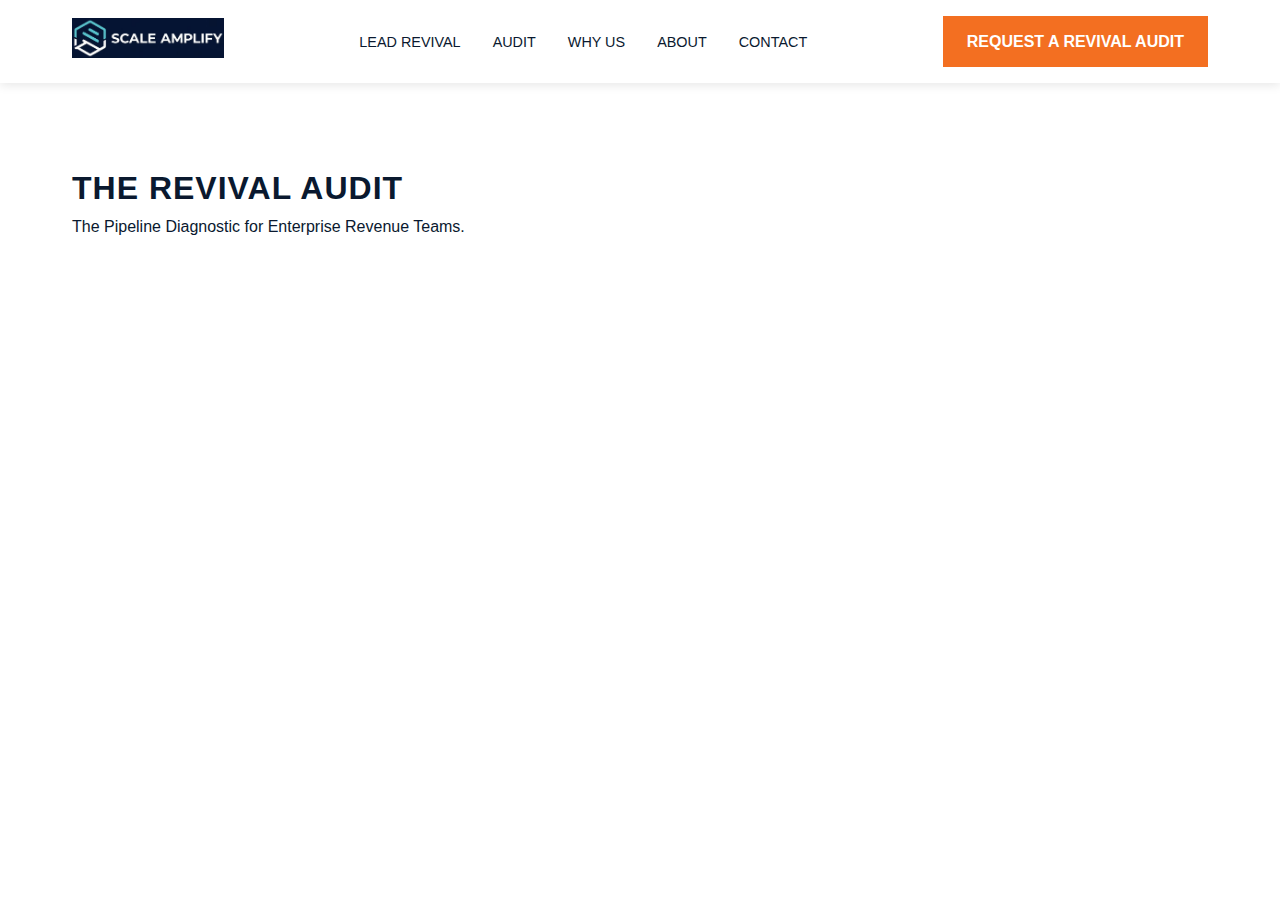
<file: index.html>
<!DOCTYPE html>
<html lang="en">
<head>
    <meta charset="UTF-8">
    <meta http-equiv="X-UA-Compatible" content="IE=edge">
    <meta name="viewport" content="width=device-width, initial-scale=1.0">
    <meta name="robots" content="index, follow">
    <title>Revival Audit | Scale Amplify</title>
    <link rel="canonical" href="https://scaleamplify.com/">
    <link rel="stylesheet" href="assets/css/styles.css">
</head>
<body>
    <header>
        <div class="container">
            <nav>
                <a href="index.html" class="logo"><img src="assets/images/logo.png" alt="Scale Amplify Logo"></a>
                <ul class="nav-links">
                    <li><a href="how-we-revive-dead-leads.html">Lead Revival</a></li>
                    <li><a href="revival-audit.html">Audit</a></li>
                    <li><a href="why-scale-amplify.html">Why Us</a></li>
                    <li><a href="about-scale-amplify.html">About</a></li>
                    <li><a href="contact-us.html">Contact</a></li>
                </ul>
                <a href="#" class="btn revival-audit-cta">Request a Revival Audit</a>
            </nav>
        </div>
    </header>
    <main>
        <section>
            <div class="container">
                <h1>The Revival Audit</h1>
                <p>The Pipeline Diagnostic for Enterprise Revenue Teams.</p>
            </div>
        </section>
    </main>
    <script src="assets/js/script.js"></script>
</body>
</html>
</file>
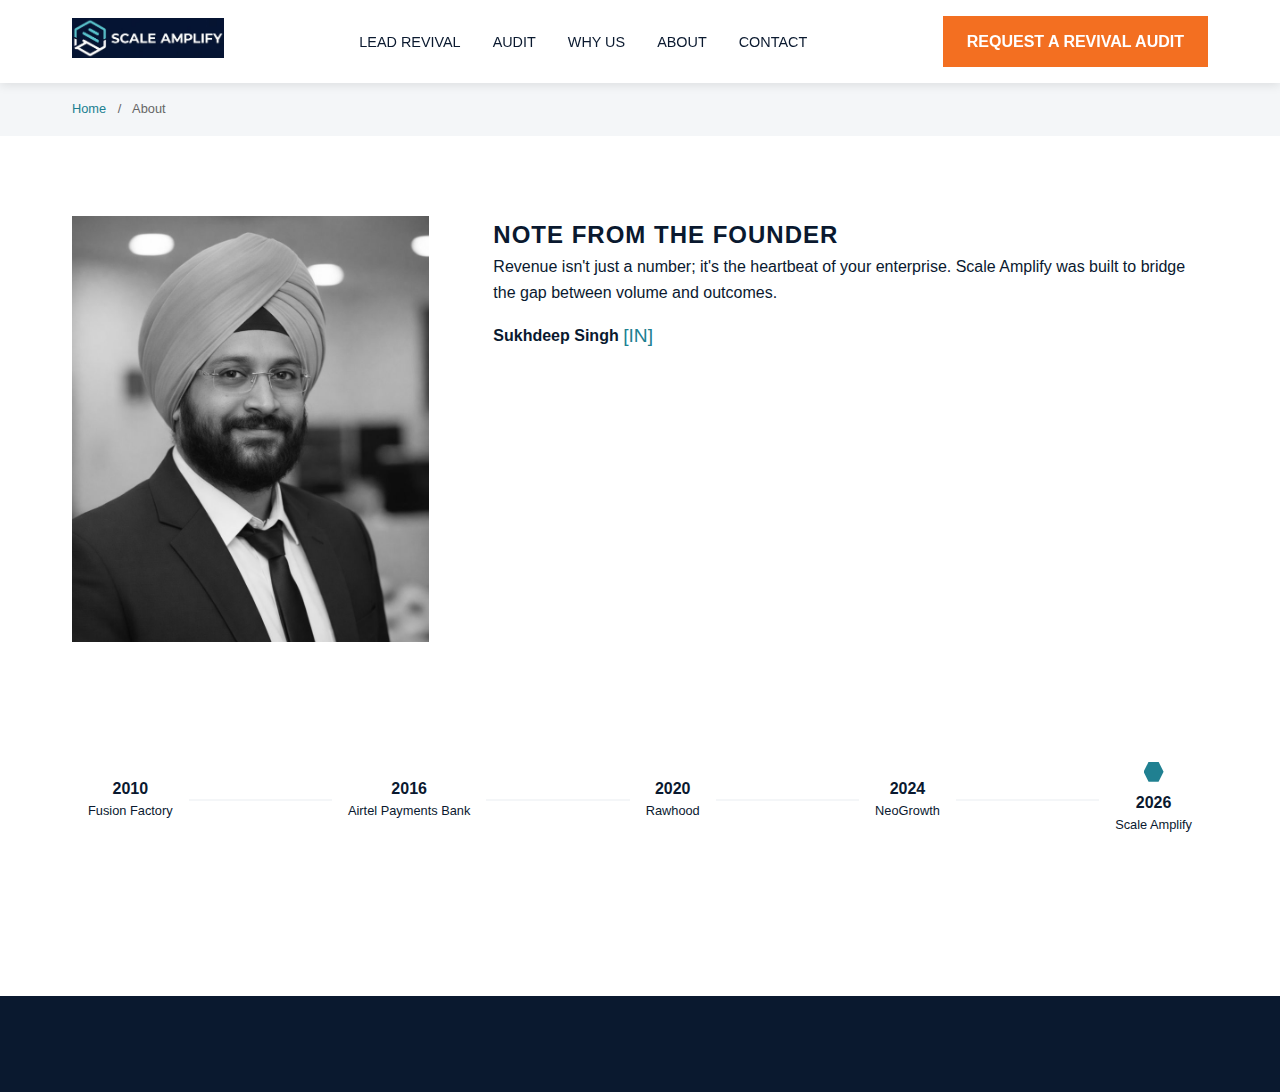
<file: about-scale-amplify.html>
<!DOCTYPE html>
<html lang="en">
<head>
    <meta charset="UTF-8">
    <meta http-equiv="X-UA-Compatible" content="IE=edge">
    <meta name="viewport" content="width=device-width, initial-scale=1.0">
    <meta name="robots" content="index, follow">
    <title>About | Scale Amplify</title>
    <link rel="canonical" href="https://scaleamplify.com/about-scale-amplify">
    <link rel="stylesheet" href="assets/css/styles.css">
    <link href="https://assets.calendly.com/assets/external/widget.css" rel="stylesheet">
    <script src="https://assets.calendly.com/assets/external/widget.js" type="text/javascript" async></script>
</head>
<body>
    <header>
        <div class="container">
            <nav>
                <a href="index.html" class="logo"><img src="assets/images/logo.png" alt="Scale Amplify Logo"></a>
                <ul class="nav-links">
                    <li><a href="how-we-revive-dead-leads.html">Lead Revival</a></li>
                    <li><a href="revival-audit.html">Audit</a></li>
                    <li><a href="why-scale-amplify.html">Why Us</a></li>
                    <li><a href="about-scale-amplify.html">About</a></li>
                    <li><a href="contact-us.html">Contact</a></li>
                </ul>
                <a href="#" class="btn revival-audit-cta">Request a Revival Audit</a>
            </nav>
        </div>
    </header>

    <div class="breadcrumbs">
        <div class="container">
            <a href="index.html">Home</a> <span>/</span> About
        </div>
    </div>

    <main>
        <section>
            <div class="container">
                <div style="display: flex; gap: 4rem; align-items: flex-start;">
                    <div style="flex: 1;">
                        <img src="assets/images/founder.png" alt="Founder Portrait" style="width: 100%; filter: grayscale(100%);">
                    </div>
                    <div style="flex: 2;">
                        <h2>Note from the Founder</h2>
                        <p>Revenue isn't just a number; it's the heartbeat of your enterprise. Scale Amplify was built to bridge the gap between volume and outcomes.</p>
                        <div style="margin-top: 1rem;">
                            <strong>Sukhdeep Singh</strong> <a href="https://linkedin.com/in/sukhdeep-scaleamplify" target="_blank" rel="noopener noreferrer" style="color: var(--teal); font-size: 1.2rem; vertical-align: middle;">[IN]</a>
                        </div>
                    </div>
                </div>

                <div class="timeline">
                    <div class="timeline-node">
                        <span class="year">2010</span>
                        <span class="event">Fusion Factory</span>
                    </div>
                    <div class="timeline-node">
                        <span class="year">2016</span>
                        <span class="event">Airtel Payments Bank</span>
                    </div>
                    <div class="timeline-node">
                        <span class="year">2020</span>
                        <span class="event">Rawhood</span>
                    </div>
                    <div class="timeline-node">
                        <span class="year">2024</span>
                        <span class="event">NeoGrowth</span>
                    </div>
                    <div class="timeline-node">
                        <div class="node-2026"></div>
                        <span class="year">2026</span>
                        <span class="event">Scale Amplify</span>
                    </div>
                </div>
            </div>
        </section>
    </main>

    <footer>
        <!-- Footer content same as index.html -->
    </footer>
    <script src="assets/js/script.js"></script>
</body>
</html>
</file>
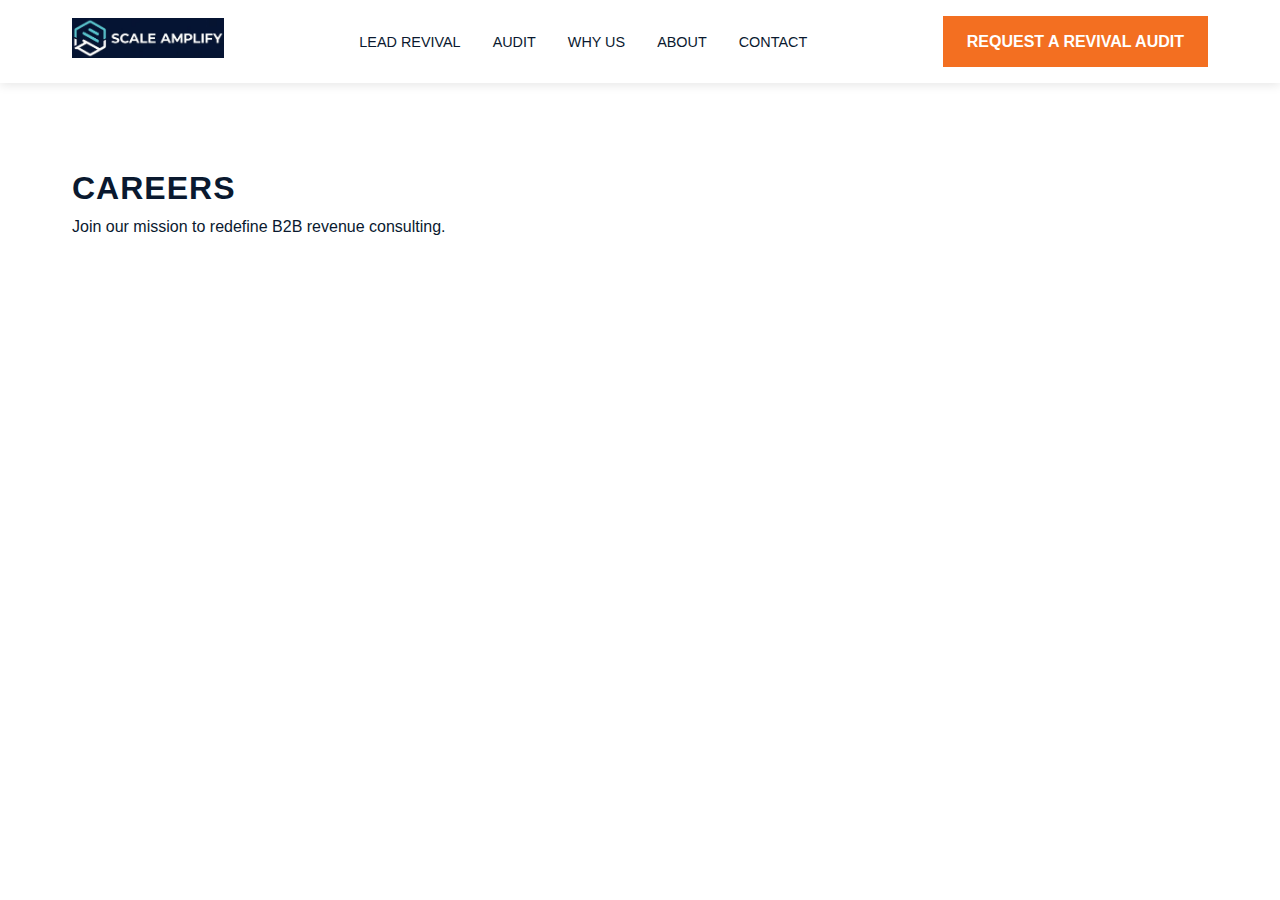
<file: careers.html>
<!DOCTYPE html>
<html lang="en">
<head>
    <meta charset="UTF-8">
    <meta http-equiv="X-UA-Compatible" content="IE=edge">
    <meta name="viewport" content="width=device-width, initial-scale=1.0">
    <meta name="robots" content="index, follow">
    <title>Careers | Scale Amplify</title>
    <link rel="canonical" href="https://scaleamplify.com/careers">
    <link rel="stylesheet" href="assets/css/styles.css">
</head>
<body>
    <header>
        <div class="container">
            <nav>
                <a href="index.html" class="logo"><img src="assets/images/logo.png" alt="Scale Amplify Logo"></a>
                <ul class="nav-links">
                    <li><a href="how-we-revive-dead-leads.html">Lead Revival</a></li>
                    <li><a href="revival-audit.html">Audit</a></li>
                    <li><a href="why-scale-amplify.html">Why Us</a></li>
                    <li><a href="about-scale-amplify.html">About</a></li>
                    <li><a href="contact-us.html">Contact</a></li>
                </ul>
                <a href="#" class="btn revival-audit-cta">Request a Revival Audit</a>
            </nav>
        </div>
    </header>
    <main>
        <section>
            <div class="container">
                <h1>Careers</h1>
                <p>Join our mission to redefine B2B revenue consulting.</p>
            </div>
        </section>
    </main>
    <script src="assets/js/script.js"></script>
</body>
</html>
</file>
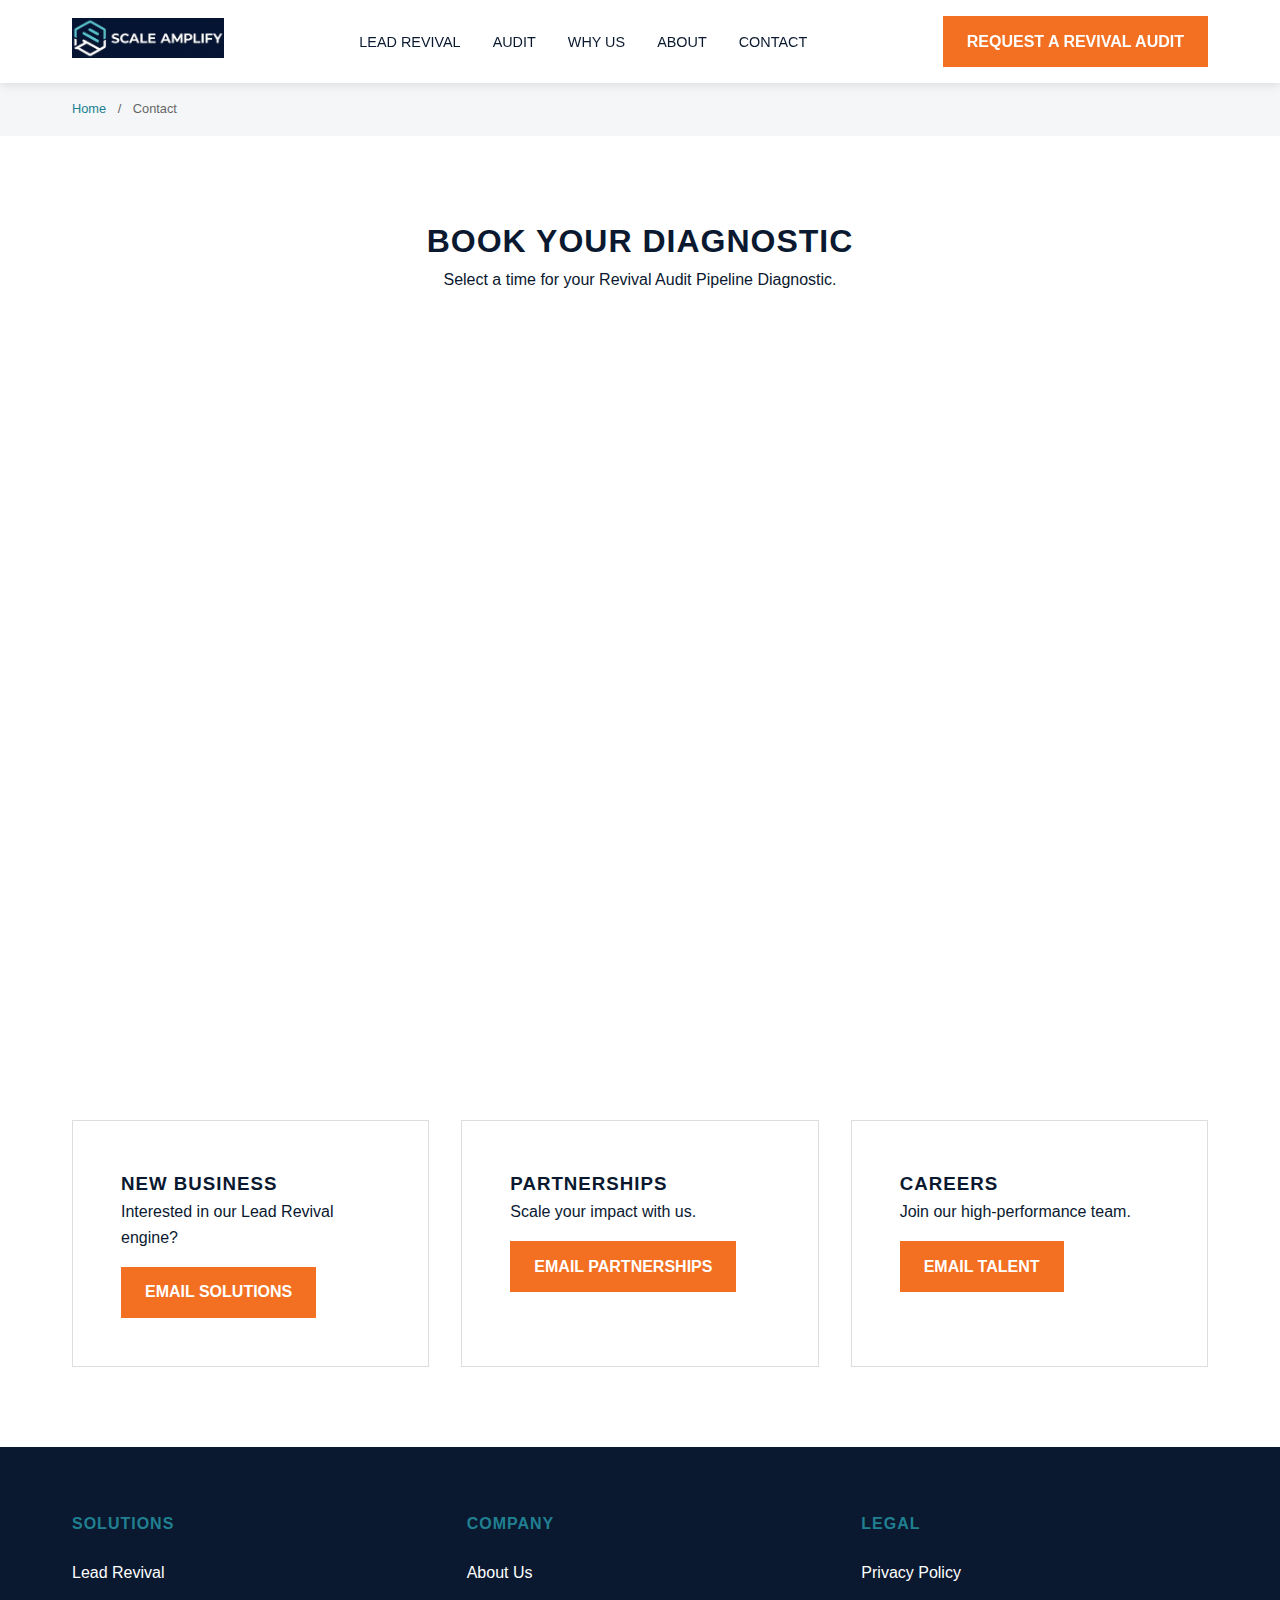
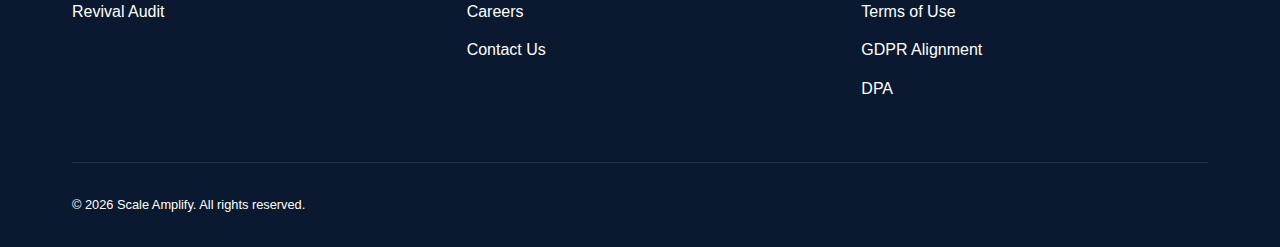
<file: contact-us.html>
<!DOCTYPE html>
<html lang="en">
<head>
    <meta charset="UTF-8">
    <meta http-equiv="X-UA-Compatible" content="IE=edge">
    <meta name="viewport" content="width=device-width, initial-scale=1.0">
    <meta name="robots" content="index, follow">
    <title>Contact Us | Scale Amplify</title>
    <link rel="canonical" href="https://scaleamplify.com/contact-us">
    <link rel="stylesheet" href="assets/css/styles.css">
    <link href="https://assets.calendly.com/assets/external/widget.css" rel="stylesheet">
    <script src="https://assets.calendly.com/assets/external/widget.js" type="text/javascript" async></script>
</head>
<body>
    <header>
        <div class="container">
            <nav>
                <a href="index.html" class="logo"><img src="assets/images/logo.png" alt="Scale Amplify Logo"></a>
                <ul class="nav-links">
                    <li><a href="how-we-revive-dead-leads.html">Lead Revival</a></li>
                    <li><a href="revival-audit.html">Audit</a></li>
                    <li><a href="why-scale-amplify.html">Why Us</a></li>
                    <li><a href="about-scale-amplify.html">About</a></li>
                    <li><a href="contact-us.html">Contact</a></li>
                </ul>
                <a href="#" class="btn revival-audit-cta">Request a Revival Audit</a>
            </nav>
        </div>
    </header>

    <div class="breadcrumbs">
        <div class="container">
            <a href="index.html">Home</a> <span>/</span> Contact
        </div>
    </div>

    <main>
        <section>
            <div class="container">
                <h1 style="text-align: center;">Book Your Diagnostic</h1>
                <p style="text-align: center; margin-bottom: 3rem;">Select a time for your Revival Audit Pipeline Diagnostic.</p>
                
                <!-- Inline Calendly Embed -->
                <div class="calendly-inline-widget" data-url="https://calendly.com/sukhdeep-scaleamplify/the-revival-audit-pipeline-diagnostic" style="min-width:320px;height:700px;"></div>

                <div class="contact-router" style="margin-top: 5rem;">
                    <div class="card">
                        <h3>New Business</h3>
                        <p>Interested in our Lead Revival engine?</p>
                        <a href="mailto:solutions@scaleamplify.com?subject=New%20Business%20Inquiry" class="btn btn-primary" style="margin-top: 1rem;">Email Solutions</a>
                    </div>
                    <div class="card">
                        <h3>Partnerships</h3>
                        <p>Scale your impact with us.</p>
                        <a href="mailto:partners@scaleamplify.com?subject=Partnership%20Proposal" class="btn btn-primary" style="margin-top: 1rem;">Email Partnerships</a>
                    </div>
                    <div class="card">
                        <h3>Careers</h3>
                        <p>Join our high-performance team.</p>
                        <a href="mailto:careers@scaleamplify.com?subject=Career%20Inquiry" class="btn btn-primary" style="margin-top: 1rem;">Email Talent</a>
                    </div>
                </div>
            </div>
        </section>
    </main>

    <footer>
        <div class="container">
            <div class="footer-grid">
                <div class="footer-links">
                    <h4>Solutions</h4>
                    <ul>
                        <li><a href="how-we-revive-dead-leads.html">Lead Revival</a></li>
                        <li><a href="revival-audit.html">Revival Audit</a></li>
                    </ul>
                </div>
                <div class="footer-links">
                    <h4>Company</h4>
                    <ul>
                        <li><a href="about-scale-amplify.html">About Us</a></li>
                        <li><a href="careers.html">Careers</a></li>
                        <li><a href="contact-us.html">Contact Us</a></li>
                    </ul>
                </div>
                <div class="footer-links">
                    <h4>Legal</h4>
                    <ul>
                        <li><a href="privacy-policy.html">Privacy Policy</a></li>
                        <li><a href="terms-of-use.html">Terms of Use</a></li>
                        <li><a href="gdpr-alignment.html">GDPR Alignment</a></li>
                        <li><a href="dpa.html">DPA</a></li>
                    </ul>
                </div>
            </div>
            <div class="footer-bottom">
                <p>&copy; 2026 Scale Amplify. All rights reserved.</p>
            </div>
        </div>
    </footer>
    <script src="assets/js/script.js"></script>
</body>
</html>
</file>
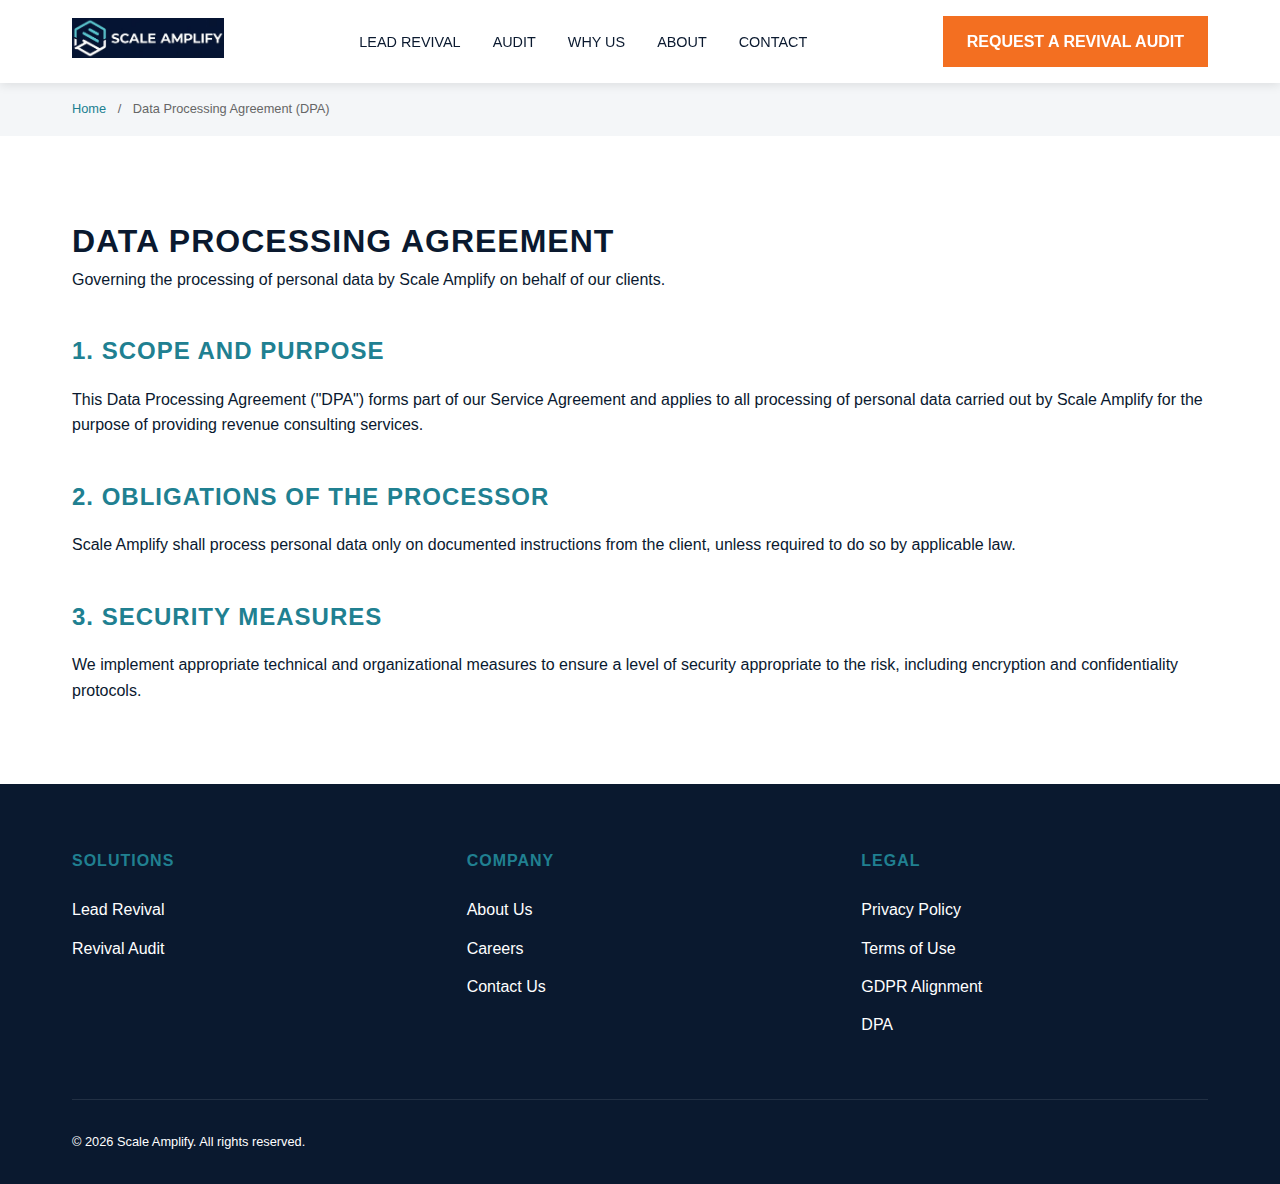
<file: dpa.html>
<!DOCTYPE html>
<html lang="en">
<head>
    <meta charset="UTF-8">
    <meta http-equiv="X-UA-Compatible" content="IE=edge">
    <meta name="viewport" content="width=device-width, initial-scale=1.0">
    <meta name="robots" content="noindex, follow">
    <title>DPA | Scale Amplify</title>
    <link rel="canonical" href="https://scaleamplify.com/dpa">
    <link rel="stylesheet" href="assets/css/styles.css">
    <link href="https://assets.calendly.com/assets/external/widget.css" rel="stylesheet">
    <script src="https://assets.calendly.com/assets/external/widget.js" type="text/javascript" async></script>
</head>
<body>
    <header>
        <div class="container">
            <nav>
                <a href="index.html" class="logo"><img src="assets/images/logo.png" alt="Scale Amplify Logo"></a>
                <ul class="nav-links">
                    <li><a href="how-we-revive-dead-leads.html">Lead Revival</a></li>
                    <li><a href="revival-audit.html">Audit</a></li>
                    <li><a href="why-scale-amplify.html">Why Us</a></li>
                    <li><a href="about-scale-amplify.html">About</a></li>
                    <li><a href="contact-us.html">Contact</a></li>
                </ul>
                <a href="#" class="btn revival-audit-cta">Request a Revival Audit</a>
            </nav>
        </div>
    </header>

    <div class="breadcrumbs">
        <div class="container">
            <a href="index.html">Home</a> <span>/</span> Data Processing Agreement (DPA)
        </div>
    </div>

    <main>
        <section>
            <div class="container">
                <h1>Data Processing Agreement</h1>
                <p>Governing the processing of personal data by Scale Amplify on behalf of our clients.</p>
                <div class="content-block" style="margin-top: 2rem;">
                    <h2>1. Scope and Purpose</h2>
                    <p>This Data Processing Agreement ("DPA") forms part of our Service Agreement and applies to all processing of personal data carried out by Scale Amplify for the purpose of providing revenue consulting services.</p>
                    
                    <h2>2. Obligations of the Processor</h2>
                    <p>Scale Amplify shall process personal data only on documented instructions from the client, unless required to do so by applicable law.</p>
                    
                    <h2>3. Security Measures</h2>
                    <p>We implement appropriate technical and organizational measures to ensure a level of security appropriate to the risk, including encryption and confidentiality protocols.</p>
                </div>
            </div>
        </section>
    </main>

    <footer>
        <div class="container">
            <div class="footer-grid">
                <div class="footer-links">
                    <h4>Solutions</h4>
                    <ul>
                        <li><a href="how-we-revive-dead-leads.html">Lead Revival</a></li>
                        <li><a href="revival-audit.html">Revival Audit</a></li>
                    </ul>
                </div>
                <div class="footer-links">
                    <h4>Company</h4>
                    <ul>
                        <li><a href="about-scale-amplify.html">About Us</a></li>
                        <li><a href="careers.html">Careers</a></li>
                        <li><a href="contact-us.html">Contact Us</a></li>
                    </ul>
                </div>
                <div class="footer-links">
                    <h4>Legal</h4>
                    <ul>
                        <li><a href="privacy-policy.html">Privacy Policy</a></li>
                        <li><a href="terms-of-use.html">Terms of Use</a></li>
                        <li><a href="gdpr-alignment.html">GDPR Alignment</a></li>
                        <li><a href="dpa.html">DPA</a></li>
                    </ul>
                </div>
            </div>
            <div class="footer-bottom">
                <p>&copy; 2026 Scale Amplify. All rights reserved.</p>
            </div>
        </div>
    </footer>
    <script src="assets/js/script.js"></script>
</body>
</html>
</file>
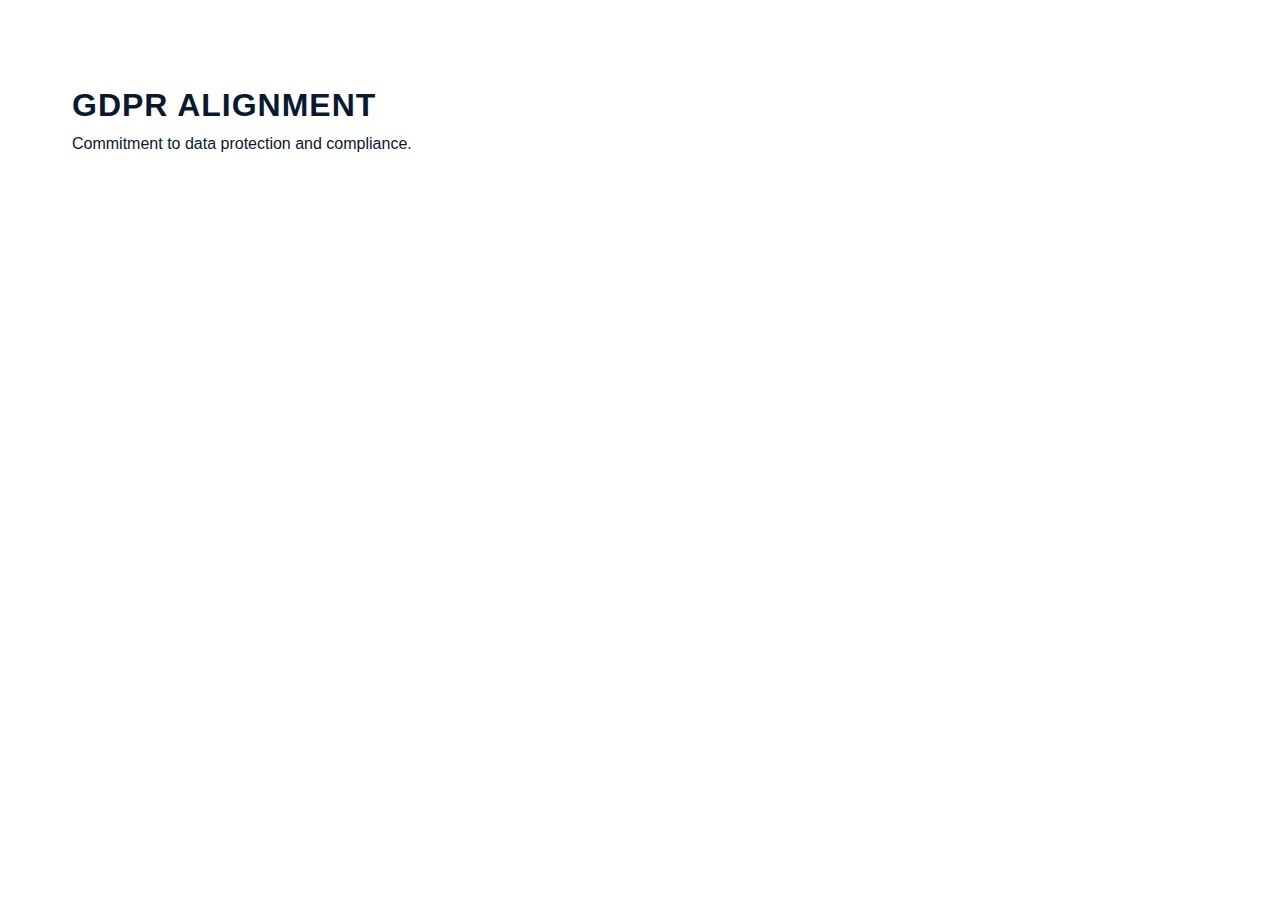
<file: gdpr-alignment.html>
<!DOCTYPE html>
<html lang="en">
<head>
    <meta charset="UTF-8">
    <meta http-equiv="X-UA-Compatible" content="IE=edge">
    <meta name="viewport" content="width=device-width, initial-scale=1.0">
    <meta name="robots" content="noindex, nofollow">
    <title>GDPR Alignment | Scale Amplify</title>
    <link rel="canonical" href="https://scaleamplify.com/gdpr-alignment">
    <link rel="stylesheet" href="assets/css/styles.css">
</head>
<body>
    <main>
        <section>
            <div class="container">
                <h1>GDPR Alignment</h1>
                <p>Commitment to data protection and compliance.</p>
            </div>
        </section>
    </main>
</body>
</html>
</file>
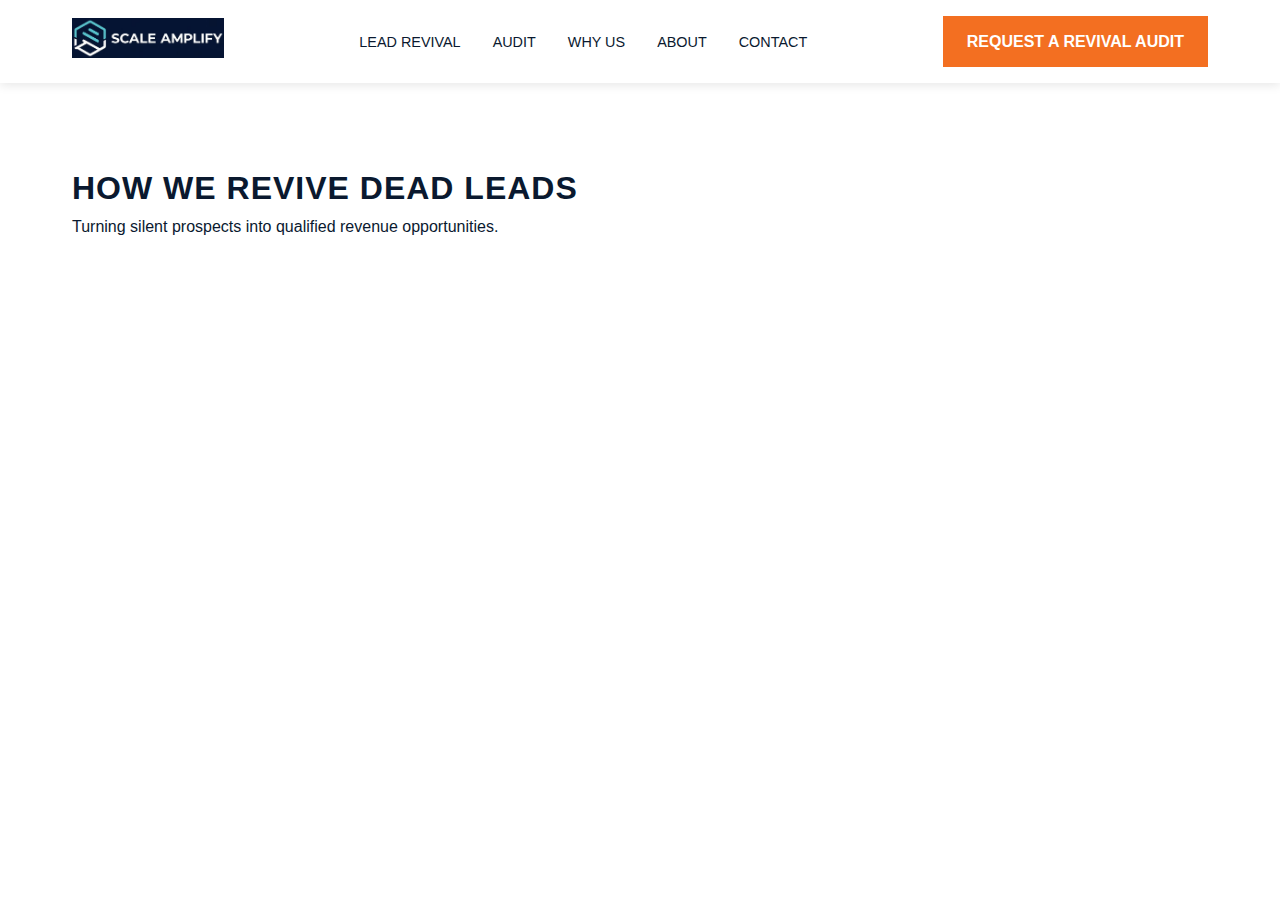
<file: how-we-revive-dead-leads.html>
<!DOCTYPE html>
<html lang="en">
<head>
    <meta charset="UTF-8">
    <meta http-equiv="X-UA-Compatible" content="IE=edge">
    <meta name="viewport" content="width=device-width, initial-scale=1.0">
    <meta name="robots" content="index, follow">
    <title>How We Revive Dead Leads | Scale Amplify</title>
    <link rel="canonical" href="https://scaleamplify.com/how-we-revive-dead-leads">
    <link rel="stylesheet" href="assets/css/styles.css">
</head>
<body>
    <header>
        <div class="container">
            <nav>
                <a href="index.html" class="logo"><img src="assets/images/logo.png" alt="Scale Amplify Logo"></a>
                <ul class="nav-links">
                    <li><a href="how-we-revive-dead-leads.html">Lead Revival</a></li>
                    <li><a href="revival-audit.html">Audit</a></li>
                    <li><a href="why-scale-amplify.html">Why Us</a></li>
                    <li><a href="about-scale-amplify.html">About</a></li>
                    <li><a href="contact-us.html">Contact</a></li>
                </ul>
                <a href="#" class="btn revival-audit-cta">Request a Revival Audit</a>
            </nav>
        </div>
    </header>
    <main>
        <section>
            <div class="container">
                <h1>How We Revive Dead Leads</h1>
                <p>Turning silent prospects into qualified revenue opportunities.</p>
            </div>
        </section>
    </main>
    <script src="assets/js/script.js"></script>
</body>
</html>
</file>
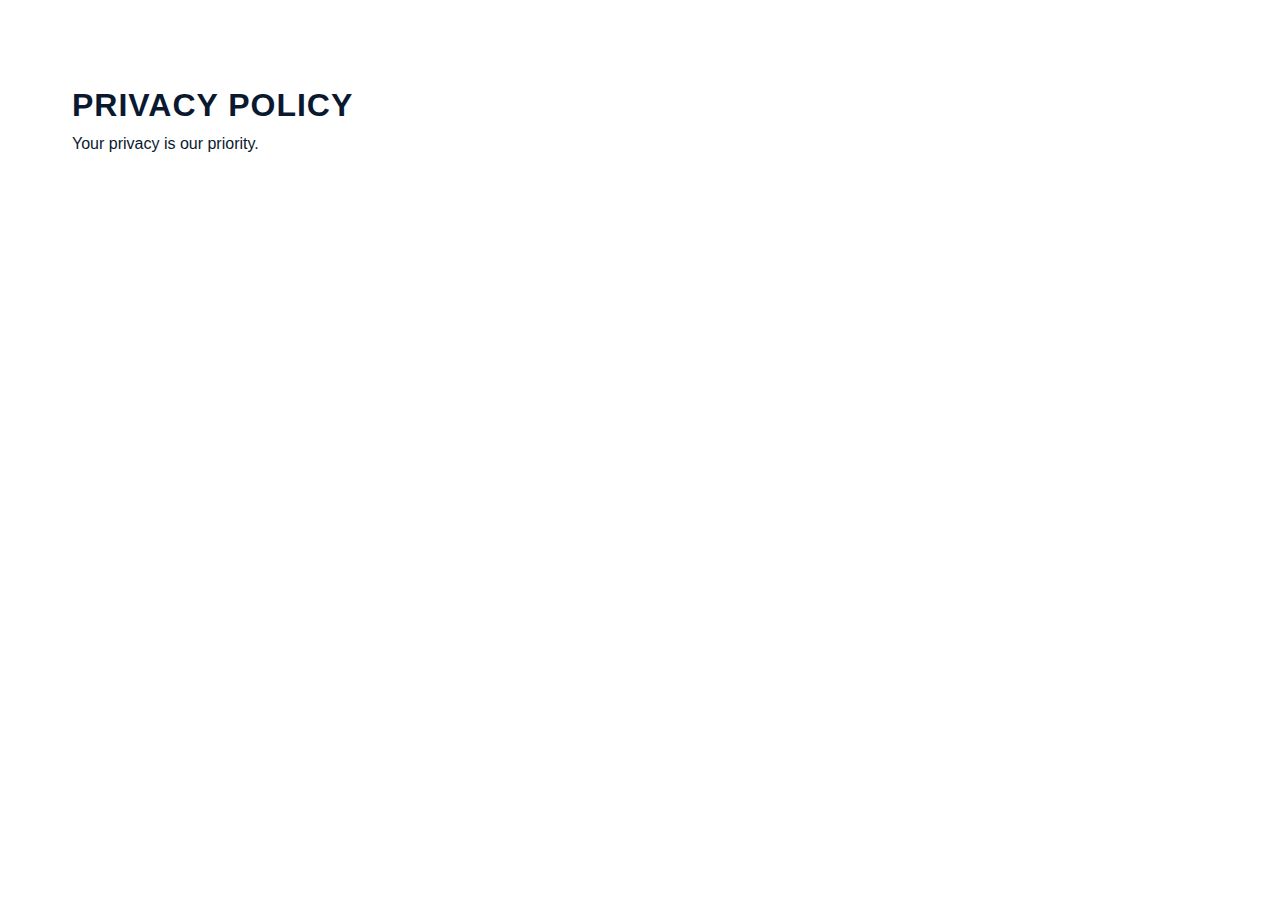
<file: privacy-policy.html>
<!DOCTYPE html>
<html lang="en">
<head>
    <meta charset="UTF-8">
    <meta http-equiv="X-UA-Compatible" content="IE=edge">
    <meta name="viewport" content="width=device-width, initial-scale=1.0">
    <meta name="robots" content="noindex, nofollow">
    <title>Privacy Policy | Scale Amplify</title>
    <link rel="canonical" href="https://scaleamplify.com/privacy-policy">
    <link rel="stylesheet" href="assets/css/styles.css">
</head>
<body>
    <main>
        <section>
            <div class="container">
                <h1>Privacy Policy</h1>
                <p>Your privacy is our priority.</p>
            </div>
        </section>
    </main>
</body>
</html>
</file>
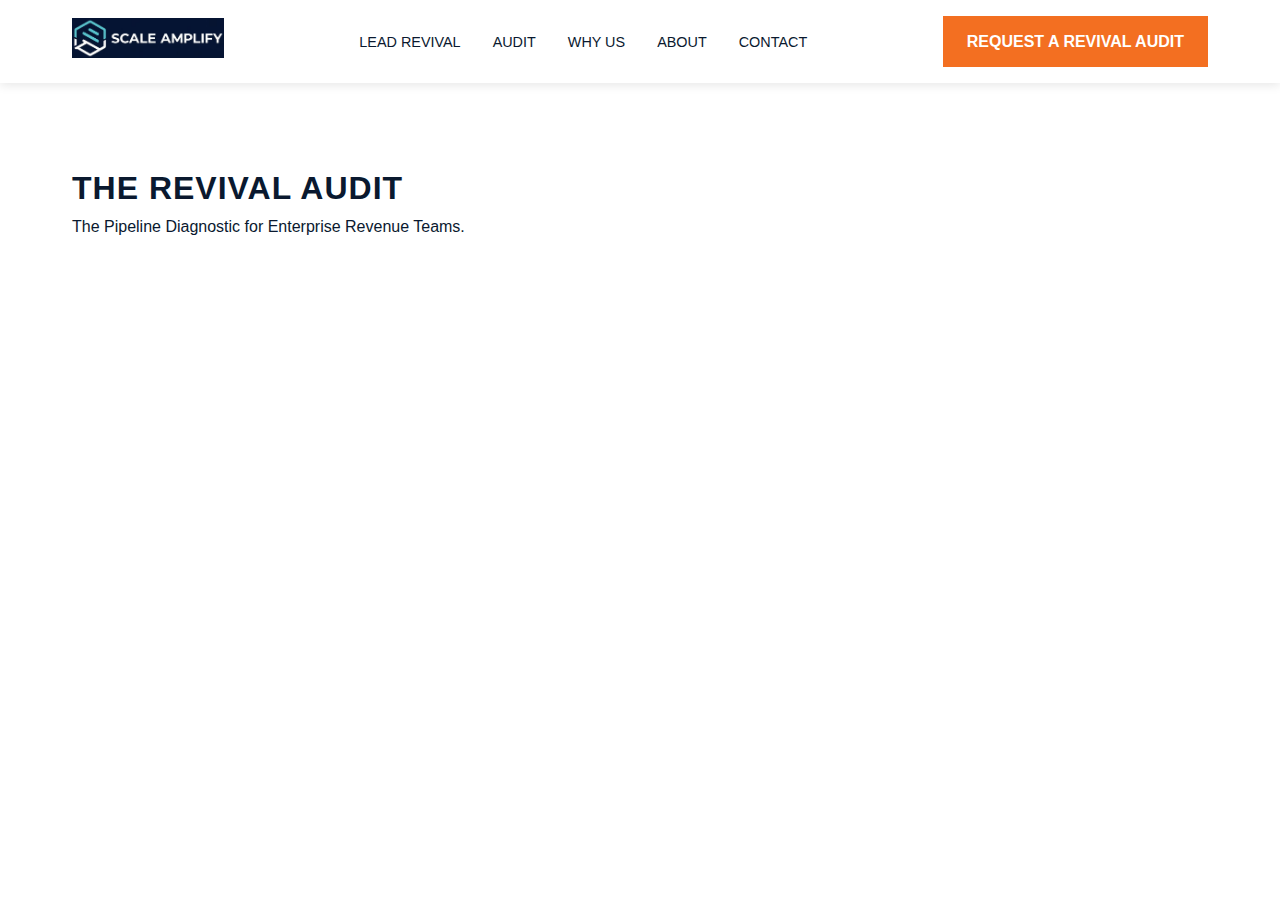
<file: revival-audit.html>
<!DOCTYPE html>
<html lang="en">
<head>
    <meta charset="UTF-8">
    <meta http-equiv="X-UA-Compatible" content="IE=edge">
    <meta name="viewport" content="width=device-width, initial-scale=1.0">
    <meta name="robots" content="index, follow">
    <title>Revival Audit | Scale Amplify</title>
    <link rel="canonical" href="https://scaleamplify.com/revival-audit">
    <link rel="stylesheet" href="assets/css/styles.css">
</head>
<body>
    <header>
        <div class="container">
            <nav>
                <a href="index.html" class="logo"><img src="assets/images/logo.png" alt="Scale Amplify Logo"></a>
                <ul class="nav-links">
                    <li><a href="how-we-revive-dead-leads.html">Lead Revival</a></li>
                    <li><a href="revival-audit.html">Audit</a></li>
                    <li><a href="why-scale-amplify.html">Why Us</a></li>
                    <li><a href="about-scale-amplify.html">About</a></li>
                    <li><a href="contact-us.html">Contact</a></li>
                </ul>
                <a href="#" class="btn revival-audit-cta">Request a Revival Audit</a>
            </nav>
        </div>
    </header>
    <main>
        <section>
            <div class="container">
                <h1>The Revival Audit</h1>
                <p>The Pipeline Diagnostic for Enterprise Revenue Teams.</p>
            </div>
        </section>
    </main>
    <script src="assets/js/script.js"></script>
</body>
</html>
</file>
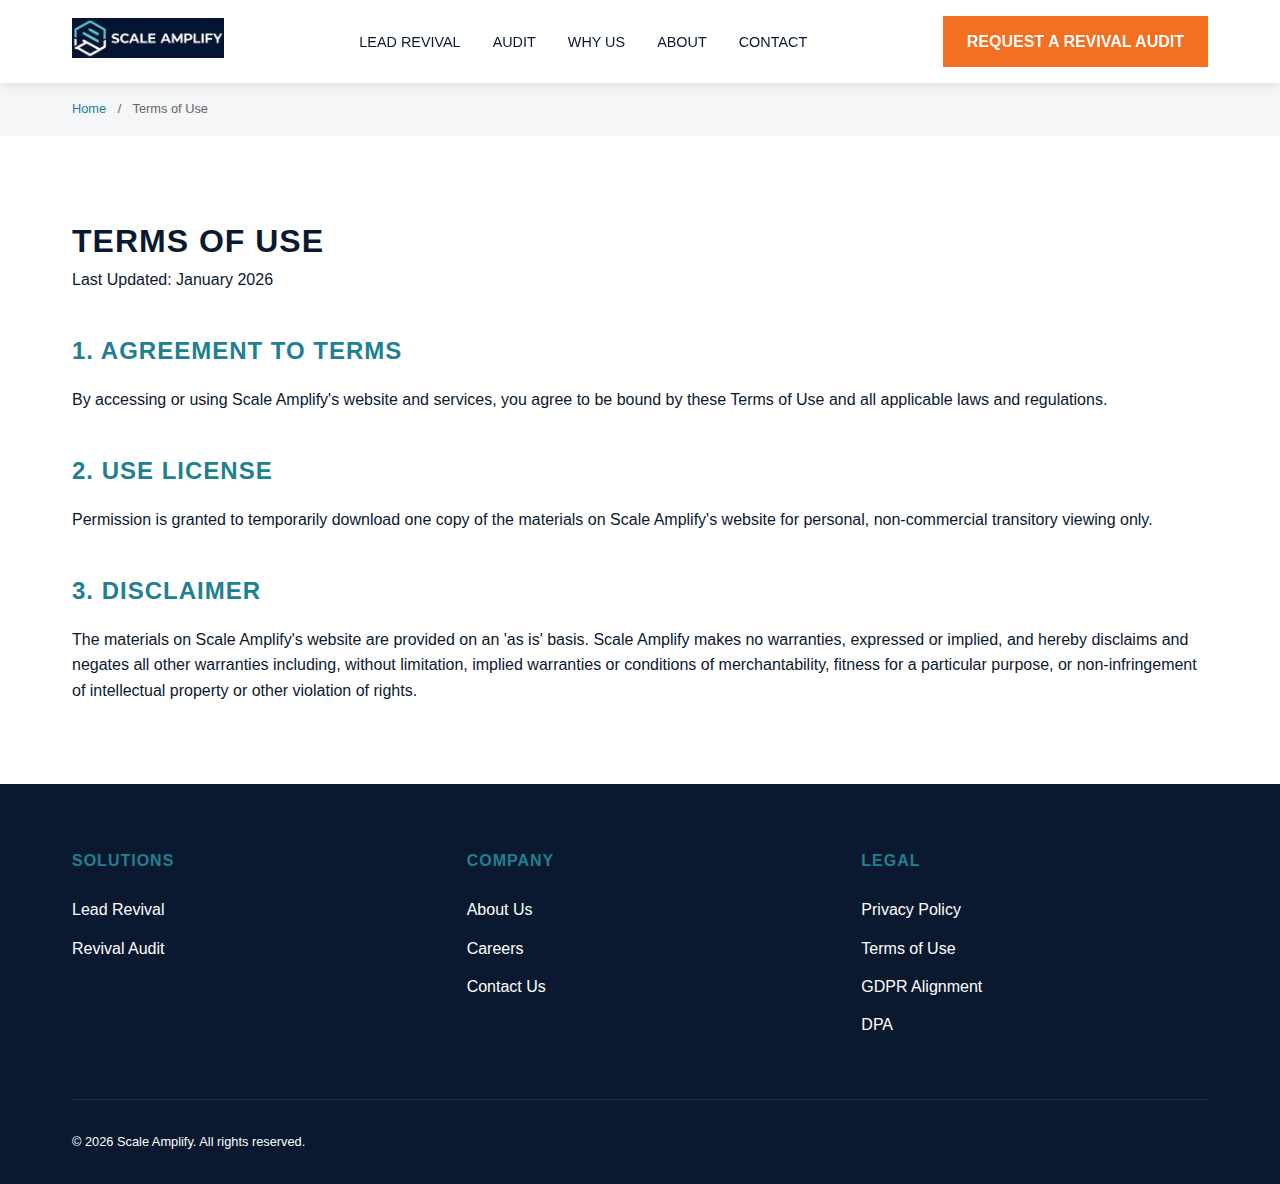
<file: terms-of-use.html>
<!DOCTYPE html>
<html lang="en">
<head>
    <meta charset="UTF-8">
    <meta http-equiv="X-UA-Compatible" content="IE=edge">
    <meta name="viewport" content="width=device-width, initial-scale=1.0">
    <meta name="robots" content="noindex, follow">
    <title>Terms of Use | Scale Amplify</title>
    <link rel="canonical" href="https://scaleamplify.com/terms-of-use">
    <link rel="stylesheet" href="assets/css/styles.css">
    <link href="https://assets.calendly.com/assets/external/widget.css" rel="stylesheet">
    <script src="https://assets.calendly.com/assets/external/widget.js" type="text/javascript" async></script>
</head>
<body>
    <header>
        <div class="container">
            <nav>
                <a href="index.html" class="logo"><img src="assets/images/logo.png" alt="Scale Amplify Logo"></a>
                <ul class="nav-links">
                    <li><a href="how-we-revive-dead-leads.html">Lead Revival</a></li>
                    <li><a href="revival-audit.html">Audit</a></li>
                    <li><a href="why-scale-amplify.html">Why Us</a></li>
                    <li><a href="about-scale-amplify.html">About</a></li>
                    <li><a href="contact-us.html">Contact</a></li>
                </ul>
                <a href="#" class="btn revival-audit-cta">Request a Revival Audit</a>
            </nav>
        </div>
    </header>

    <div class="breadcrumbs">
        <div class="container">
            <a href="index.html">Home</a> <span>/</span> Terms of Use
        </div>
    </div>

    <main>
        <section>
            <div class="container">
                <h1>Terms of Use</h1>
                <p>Last Updated: January 2026</p>
                <div class="content-block" style="margin-top: 2rem;">
                    <h2>1. Agreement to Terms</h2>
                    <p>By accessing or using Scale Amplify's website and services, you agree to be bound by these Terms of Use and all applicable laws and regulations.</p>
                    
                    <h2>2. Use License</h2>
                    <p>Permission is granted to temporarily download one copy of the materials on Scale Amplify's website for personal, non-commercial transitory viewing only.</p>
                    
                    <h2>3. Disclaimer</h2>
                    <p>The materials on Scale Amplify's website are provided on an 'as is' basis. Scale Amplify makes no warranties, expressed or implied, and hereby disclaims and negates all other warranties including, without limitation, implied warranties or conditions of merchantability, fitness for a particular purpose, or non-infringement of intellectual property or other violation of rights.</p>
                </div>
            </div>
        </section>
    </main>

    <footer>
        <div class="container">
            <div class="footer-grid">
                <div class="footer-links">
                    <h4>Solutions</h4>
                    <ul>
                        <li><a href="how-we-revive-dead-leads.html">Lead Revival</a></li>
                        <li><a href="revival-audit.html">Revival Audit</a></li>
                    </ul>
                </div>
                <div class="footer-links">
                    <h4>Company</h4>
                    <ul>
                        <li><a href="about-scale-amplify.html">About Us</a></li>
                        <li><a href="careers.html">Careers</a></li>
                        <li><a href="contact-us.html">Contact Us</a></li>
                    </ul>
                </div>
                <div class="footer-links">
                    <h4>Legal</h4>
                    <ul>
                        <li><a href="privacy-policy.html">Privacy Policy</a></li>
                        <li><a href="terms-of-use.html">Terms of Use</a></li>
                        <li><a href="gdpr-alignment.html">GDPR Alignment</a></li>
                        <li><a href="dpa.html">DPA</a></li>
                    </ul>
                </div>
            </div>
            <div class="footer-bottom">
                <p>&copy; 2026 Scale Amplify. All rights reserved.</p>
            </div>
        </div>
    </footer>
    <script src="assets/js/script.js"></script>
</body>
</html>
</file>
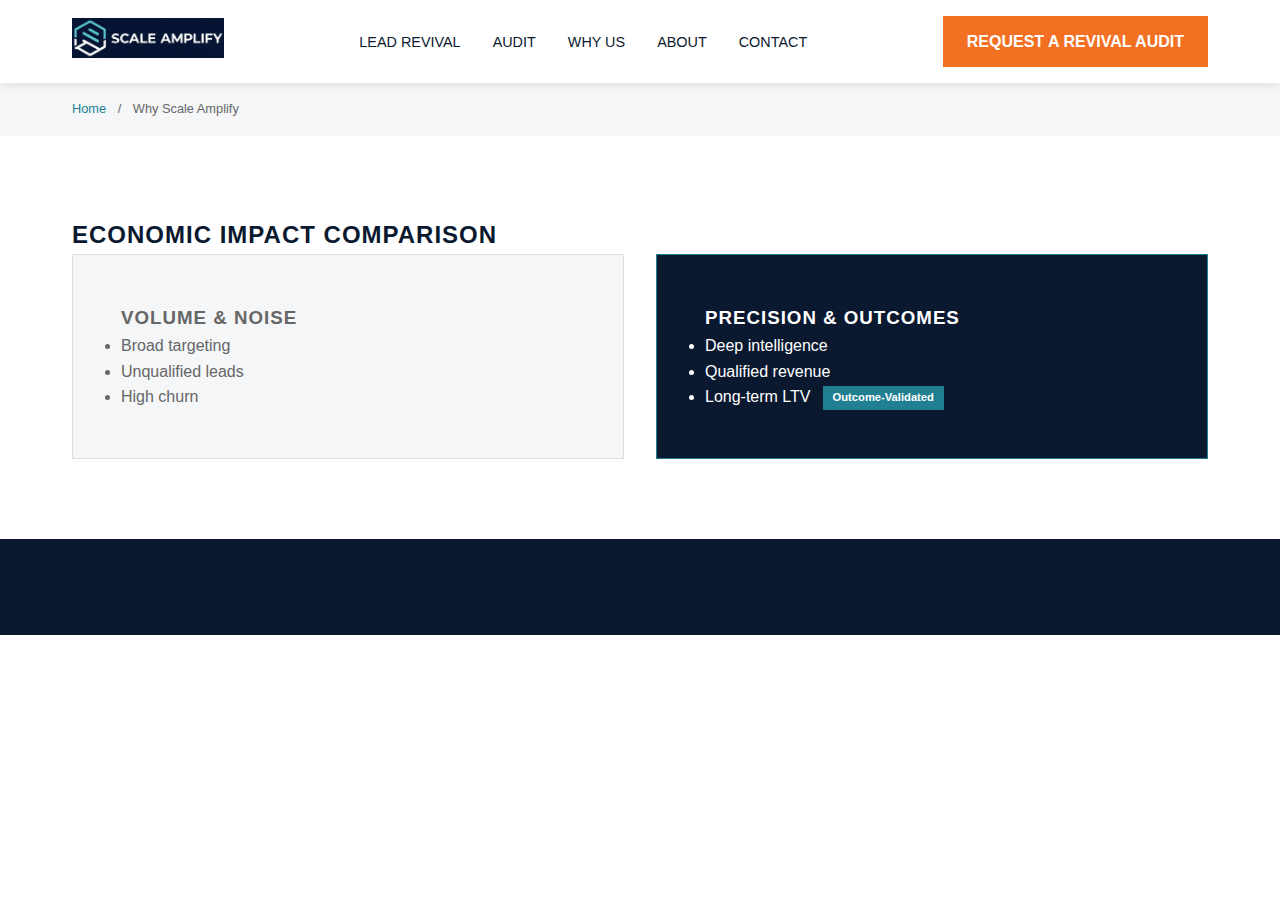
<file: why-scale-amplify.html>
<!DOCTYPE html>
<html lang="en">
<head>
    <meta charset="UTF-8">
    <meta http-equiv="X-UA-Compatible" content="IE=edge">
    <meta name="viewport" content="width=device-width, initial-scale=1.0">
    <meta name="robots" content="index, follow">
    <title>Outcome Accountability | Scale Amplify</title>
    <link rel="canonical" href="https://scaleamplify.com/why-scale-amplify">
    <link rel="stylesheet" href="assets/css/styles.css">
    <link href="https://assets.calendly.com/assets/external/widget.css" rel="stylesheet">
    <script src="https://assets.calendly.com/assets/external/widget.js" type="text/javascript" async></script>
</head>
<body>
    <header>
        <div class="container">
            <nav>
                <a href="index.html" class="logo"><img src="assets/images/logo.png" alt="Scale Amplify Logo"></a>
                <ul class="nav-links">
                    <li><a href="how-we-revive-dead-leads.html">Lead Revival</a></li>
                    <li><a href="revival-audit.html">Audit</a></li>
                    <li><a href="why-scale-amplify.html">Why Us</a></li>
                    <li><a href="about-scale-amplify.html">About</a></li>
                    <li><a href="contact-us.html">Contact</a></li>
                </ul>
                <a href="#" class="btn revival-audit-cta">Request a Revival Audit</a>
            </nav>
        </div>
    </header>

    <div class="breadcrumbs">
        <div class="container">
            <a href="index.html">Home</a> <span>/</span> Why Scale Amplify
        </div>
    </div>

    <main>
        <section>
            <div class="container">
                <h2>Economic Impact Comparison</h2>
                <div class="impact-grid">
                    <div class="card card-noise">
                        <h3>Volume & Noise</h3>
                        <ul>
                            <li>Broad targeting</li>
                            <li>Unqualified leads</li>
                            <li>High churn</li>
                        </ul>
                    </div>
                    <div class="card card-outcomes">
                        <h3>Precision & Outcomes</h3>
                        <ul>
                            <li>Deep intelligence</li>
                            <li>Qualified revenue</li>
                            <li>Long-term LTV <span class="pill-badge">Outcome-Validated</span></li>
                        </ul>
                    </div>
                </div>
            </div>
        </section>
    </main>

    <footer>
        <!-- Footer content same as index.html -->
    </footer>
    <script src="assets/js/script.js"></script>
</body>
</html>
</file>
<file: assets/css/styles.css>
:root {
  --navy: #0A192F;
  --teal: #208091;   /* Brand Teal */
  --orange: #F36F21; /* Primary CTA Orange */
  --white: #FFFFFF;
  --light-grey: #F4F6F8;
  --font-main: 'Inter', sans-serif;
  --transition: all 0.3s ease;
}

* {
  box-sizing: border-box;
  margin: 0;
  padding: 0;
}

body {
  font-family: var(--font-main);
  background-color: var(--white);
  color: var(--navy);
  line-height: 1.6;
}

h1, h2, h3, h4 {
  font-weight: 700;
  text-transform: uppercase;
  letter-spacing: 1px;
}

a {
  text-decoration: none;
  color: inherit;
  transition: var(--transition);
}

/* Layout */
.container {
  max-width: 1200px;
  margin: 0 auto;
  padding: 0 2rem;
}

section {
  padding: 5rem 0;
}

/* Header & Nav */
header {
  position: sticky;
  top: 0;
  background: var(--white);
  box-shadow: 0 2px 10px rgba(0,0,0,0.1);
  z-index: 1000;
  padding: 1rem 0;
}

nav {
  display: flex;
  justify-content: space-between;
  align-items: center;
}

.logo img {
  height: 40px;
}

.nav-links {
  display: flex;
  gap: 2rem;
  list-style: none;
}

.nav-links a {
  font-weight: 500;
  font-size: 0.9rem;
  text-transform: uppercase;
}

.nav-links a:hover {
  color: var(--teal);
}

/* Buttons */
.btn {
  display: inline-block;
  padding: 0.8rem 1.5rem;
  font-weight: 700;
  text-transform: uppercase;
  border: none;
  cursor: pointer;
  border-radius: 0; /* Sharp 90-degree corners */
}

.btn-primary {
  background-color: var(--orange);
  color: var(--white);
}

.btn-primary:hover {
  filter: brightness(1.1);
}

/* Breadcrumbs */
.breadcrumbs {
  padding: 1rem 0;
  font-size: 0.8rem;
  color: #666;
  background: var(--light-grey);
}

.breadcrumbs a {
  color: var(--teal);
}

.breadcrumbs span {
  margin: 0 0.5rem;
}

/* Footer */
footer {
  background: var(--navy);
  color: var(--white);
  padding: 4rem 0 2rem;
}

.footer-grid {
  display: grid;
  grid-template-columns: repeat(auto-fit, minmax(200px, 1fr));
  gap: 3rem;
  margin-bottom: 3rem;
}

.footer-links h4 {
  margin-bottom: 1.5rem;
  color: var(--teal);
}

.footer-links ul {
  list-style: none;
}

.footer-links ul li {
  margin-bottom: 0.8rem;
}

.footer-bottom {
  border-top: 1px solid rgba(255,255,255,0.1);
  padding-top: 2rem;
  display: flex;
  justify-content: space-between;
  font-size: 0.8rem;
}

/* Map */
#engine-map {
  height: 500px;
  width: 100%;
  background: #eee;
}

/* Timeline */
.timeline {
  display: flex;
  justify-content: space-between;
  align-items: center;
  position: relative;
  padding: 4rem 0;
  margin-top: 2rem;
}

.timeline::after {
  content: '';
  position: absolute;
  top: 50%;
  left: 0;
  right: 0;
  height: 2px;
  background: var(--light-grey);
  z-index: 1;
}

.timeline-node {
  position: relative;
  z-index: 2;
  background: var(--white);
  padding: 1rem;
  text-align: center;
}

.timeline-node .year {
  font-weight: 700;
  color: var(--navy);
}

.timeline-node .event {
  font-size: 0.8rem;
  display: block;
}

.node-2026 {
  width: 20px;
  height: 20px;
  background: var(--teal);
  margin: 0 auto 0.5rem;
  clip-path: polygon(25% 0%, 75% 0%, 100% 50%, 75% 100%, 25% 100%, 0% 50%);
  animation: pulse 2s infinite;
}

@keyframes pulse {
  0% { transform: scale(1); opacity: 1; }
  50% { transform: scale(1.2); opacity: 0.7; }
  100% { transform: scale(1); opacity: 1; }
}

/* Cards */
.impact-grid {
  display: grid;
  grid-template-columns: 1fr 1fr;
  gap: 2rem;
}

.card {
  padding: 3rem;
  border: 1px solid #ddd;
}

.card-noise { background: var(--light-grey); color: #666; }
.card-outcomes { background: var(--navy); color: var(--white); border-color: var(--teal); }

.pill-badge {
  display: inline-block;
  padding: 0.2rem 0.6rem;
  background: var(--teal);
  color: var(--white);
  font-size: 0.7rem;
  font-weight: 700;
  vertical-align: middle;
  margin-left: 0.5rem;
}

/* Contact Cards */
.contact-router {
  display: grid;
  grid-template-columns: repeat(3, 1fr);
  gap: 2rem;
  margin-top: 3rem;
}

/* Content Blocks for Legal Pages */
.content-block h2 {
    margin-top: 2.5rem;
    margin-bottom: 1rem;
    color: var(--teal);
}

.content-block ul {
    margin-left: 2rem;
    margin-bottom: 1.5rem;
}

.content-block li {
    margin-bottom: 0.5rem;
}

/* Calendly Modal trigger */
.revival-audit-cta {
  background-color: var(--orange);
  color: var(--white);
}

@media (max-width: 768px) {
  .nav-links { display: none; }
  .impact-grid, .contact-router { grid-template-columns: 1fr; }
  .timeline { flex-direction: column; gap: 2rem; }
  .timeline::after { width: 2px; height: 100%; left: 50%; top: 0; }
}
</file>
